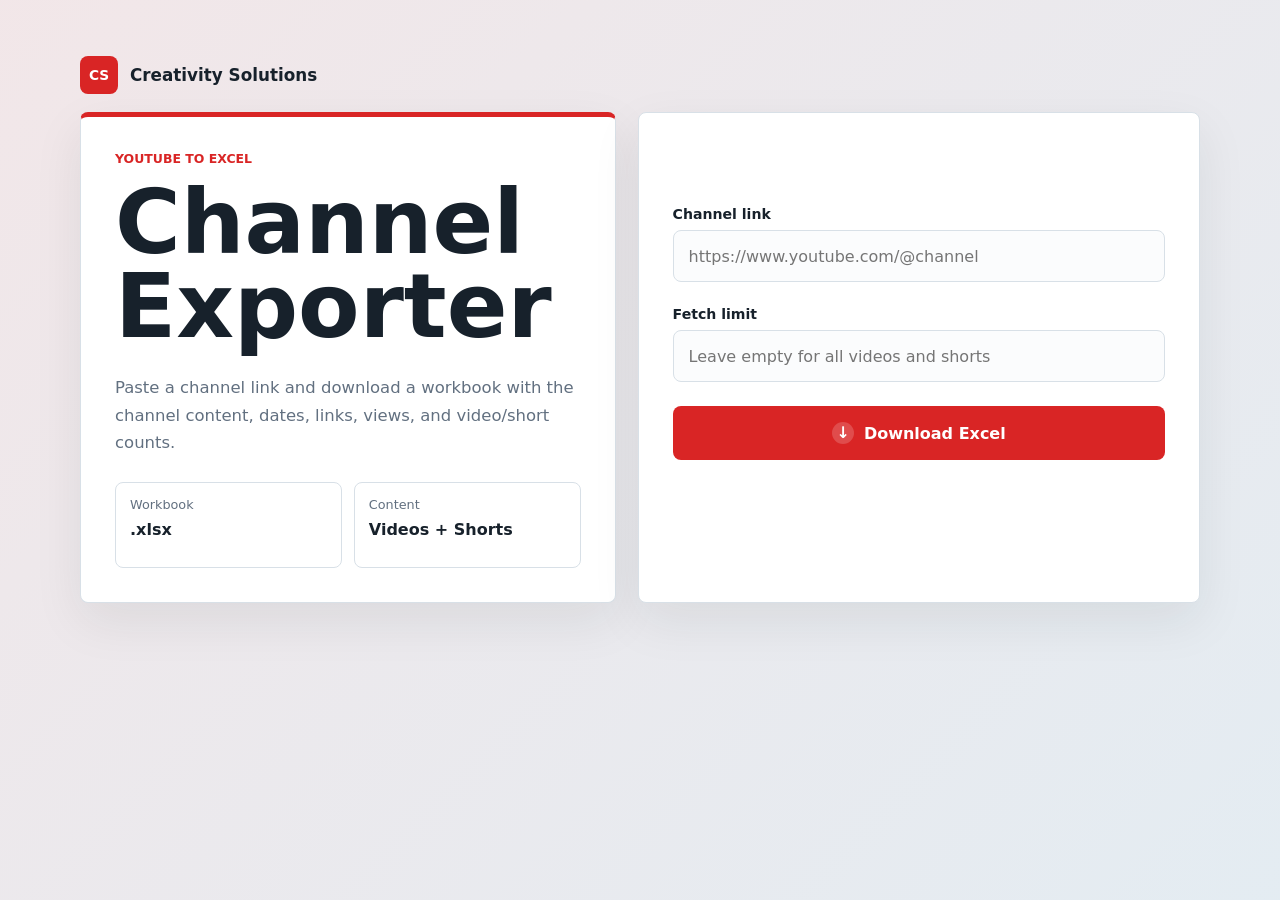
<file: tools/youtube/static/index.html>
<!doctype html>
<html lang="en">
  <head>
    <meta charset="utf-8">
    <meta name="viewport" content="width=device-width, initial-scale=1">
    <title>YouTube Channel Exporter</title>
    <link rel="stylesheet" href="styles.css">
  </head>
  <body>
    <main class="shell">
      <a class="site-brand" href="/" aria-label="Back to Creativity Solutions home">
        <span class="brand-mark">CS</span>
        <span>Creativity Solutions</span>
      </a>
      <section class="workspace" aria-label="YouTube channel exporter">
        <div class="panel intro">
          <p class="eyebrow">YouTube to Excel</p>
          <h1>Channel Exporter</h1>
          <p class="summary">Paste a channel link and download a workbook with the channel content, dates, links, views, and video/short counts.</p>
          <div class="stats-grid">
            <div>
              <span>Workbook</span>
              <strong>.xlsx</strong>
            </div>
            <div>
              <span>Content</span>
              <strong>Videos + Shorts</strong>
            </div>
          </div>
        </div>

        <form id="exportForm" class="panel form-panel">
          <label>
            <span>Channel link</span>
            <input id="channelUrl" name="channelUrl" type="url" placeholder="https://www.youtube.com/@channel" required>
          </label>

          <section id="channelPreview" class="channel-preview" hidden>
            <div class="avatar-wrap">
              <img id="channelAvatar" alt="" class="channel-avatar">
            </div>
            <div class="channel-copy">
              <strong id="channelTitle">Channel</strong>
              <span id="channelHandle"></span>
              <p id="channelDescription"></p>
            </div>
          </section>

          <label>
            <span>Fetch limit</span>
            <input id="limit" name="limit" type="number" min="1" step="1" placeholder="Leave empty for all videos and shorts">
          </label>

          <button id="submitButton" type="submit">
            <span class="button-icon" aria-hidden="true">&darr;</span>
            <span>Download Excel</span>
          </button>

          <section id="progressPanel" class="progress-panel" hidden>
            <div class="progress-head">
              <span id="progressLabel">Preparing</span>
              <strong id="progressPercent">0%</strong>
            </div>
            <div class="progress-track" aria-hidden="true">
              <div id="progressFill" class="progress-fill"></div>
            </div>
          </section>

          <p id="status" class="status" role="status" aria-live="polite"></p>
        </form>
      </section>
    </main>
    <script src="app.js"></script>
  </body>
</html>
</file>
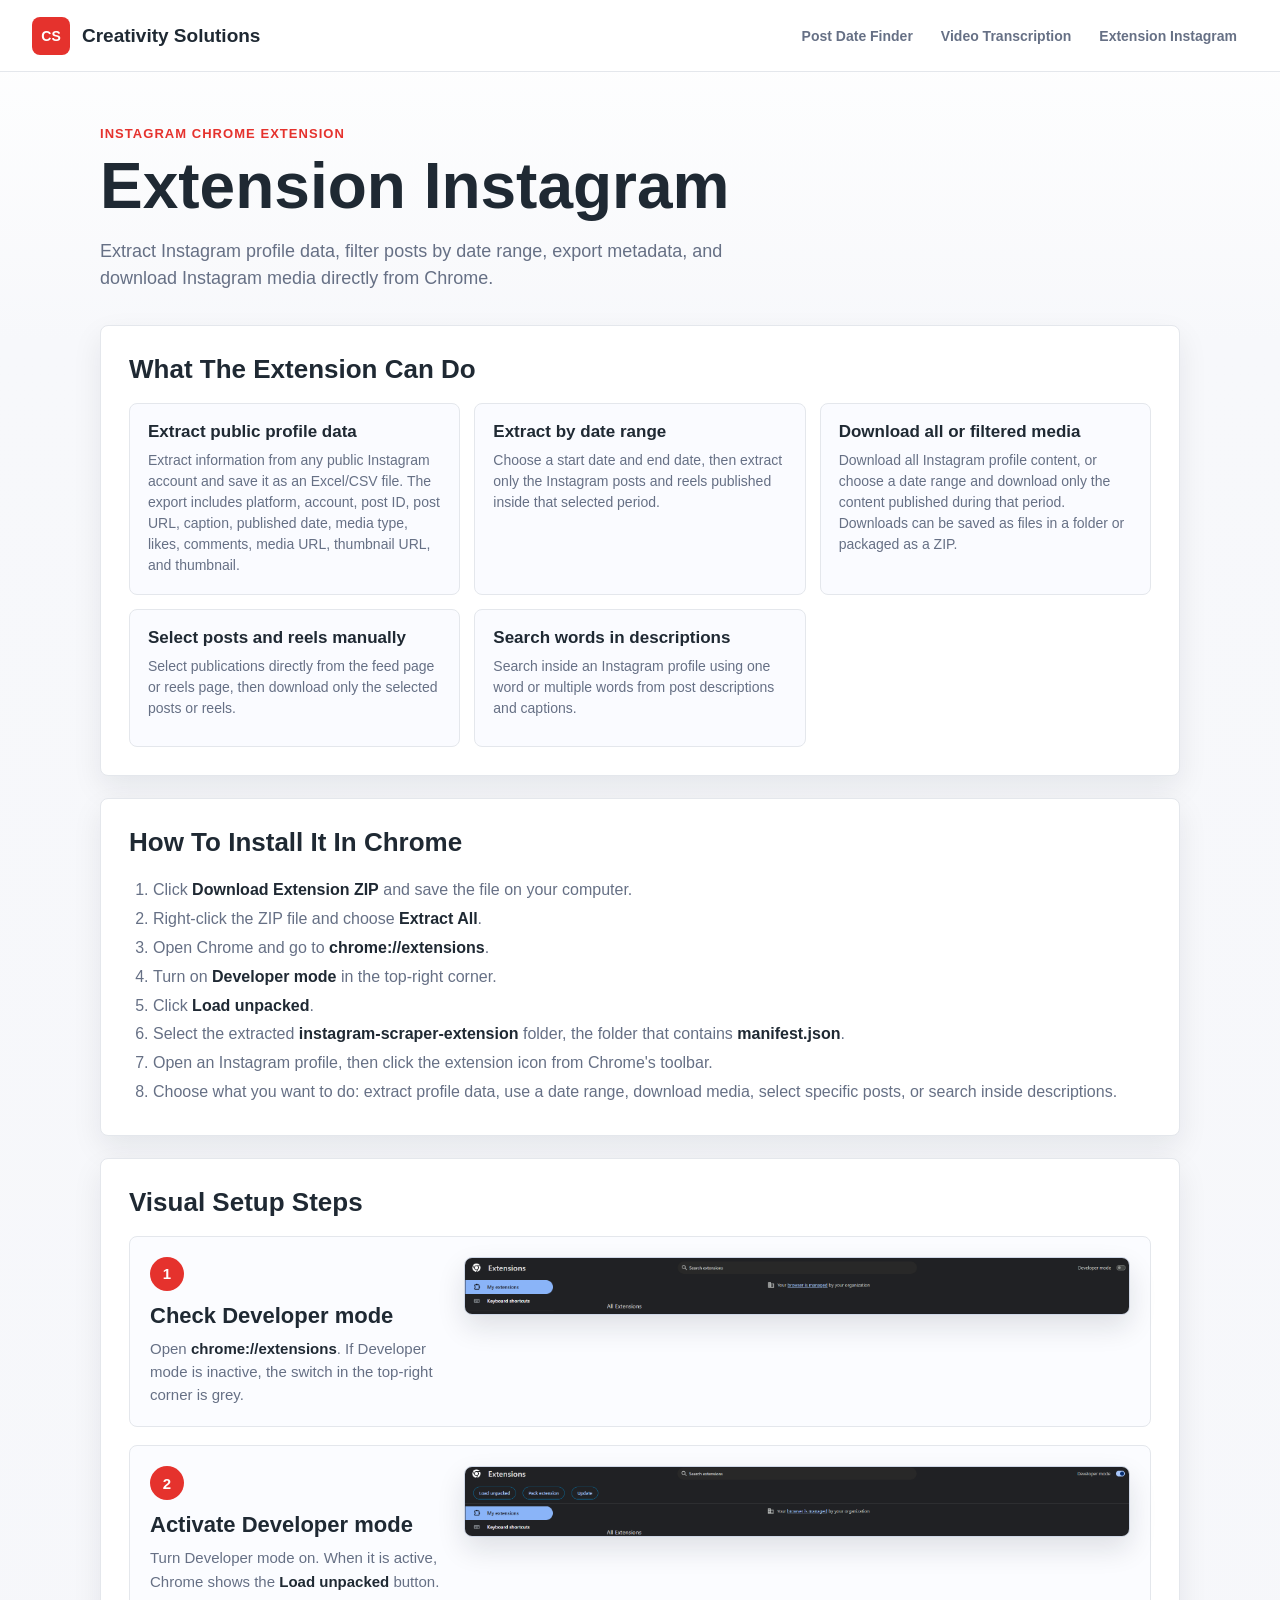
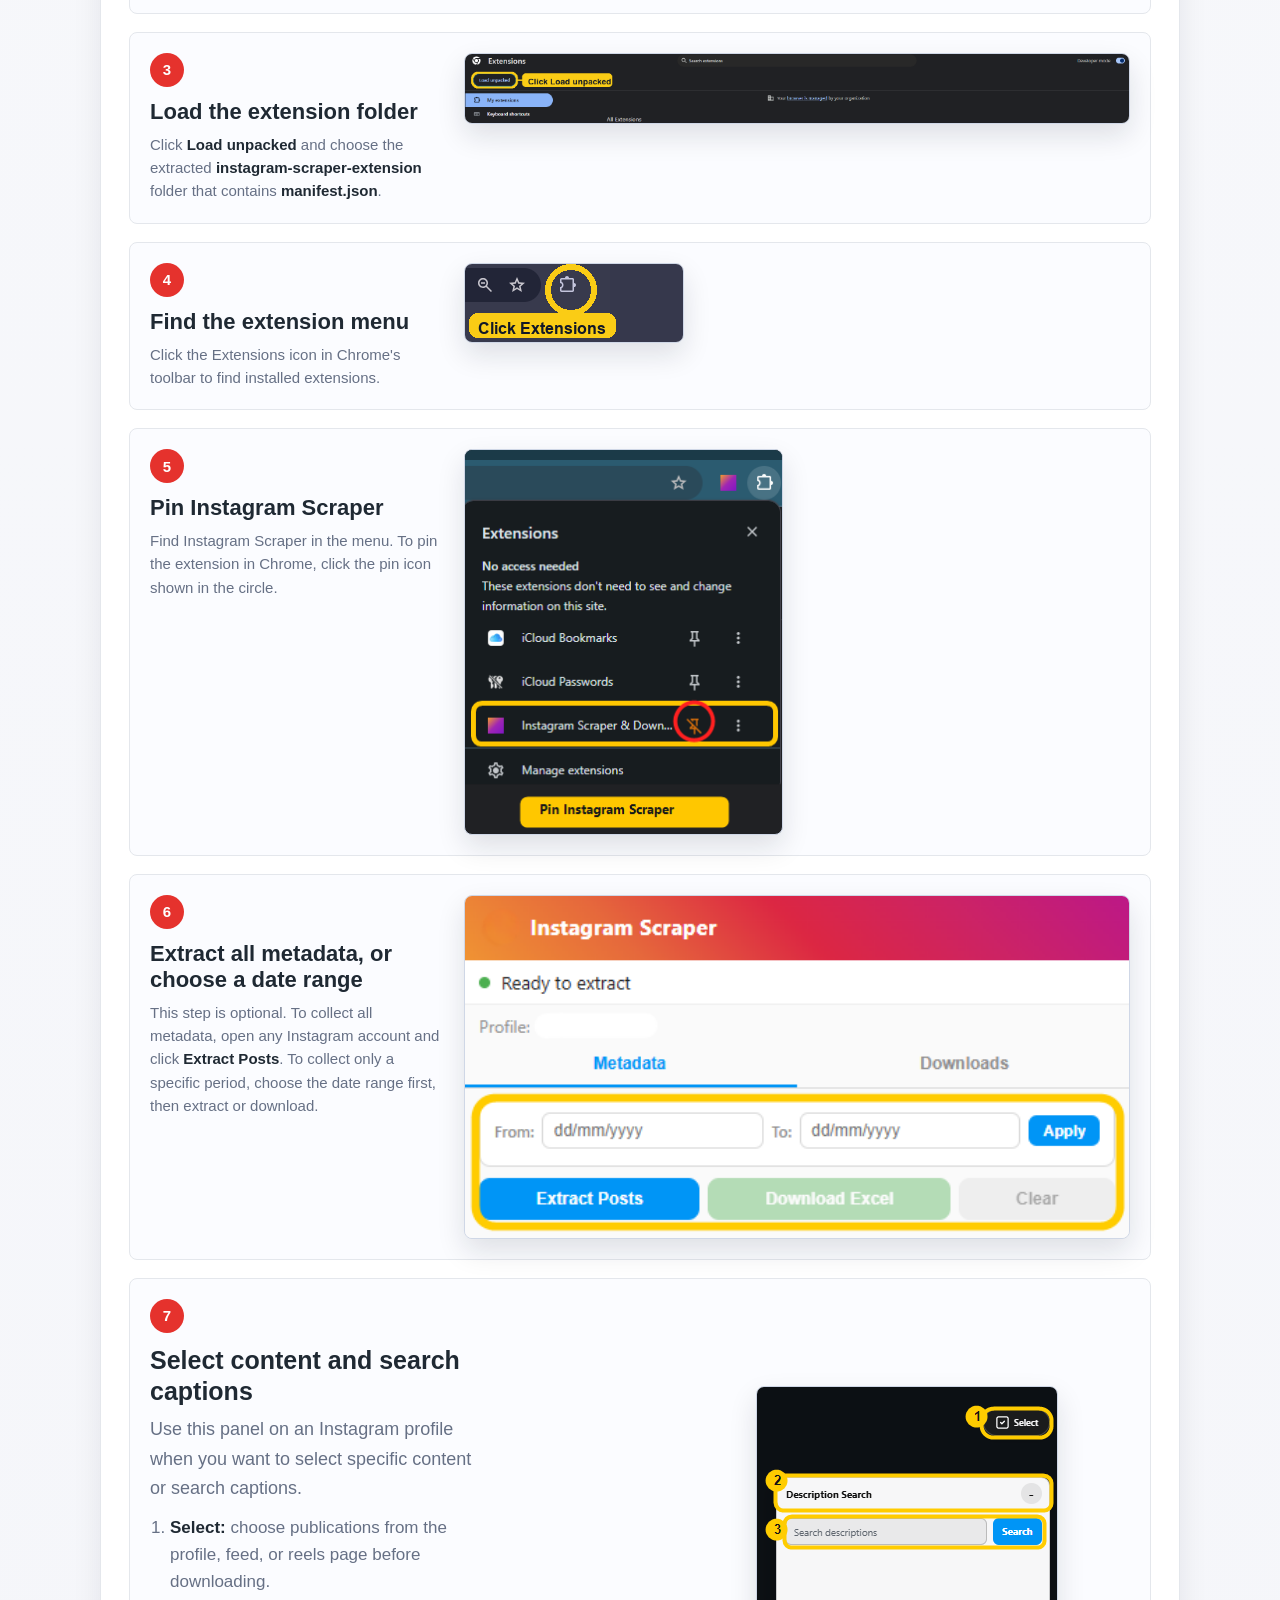
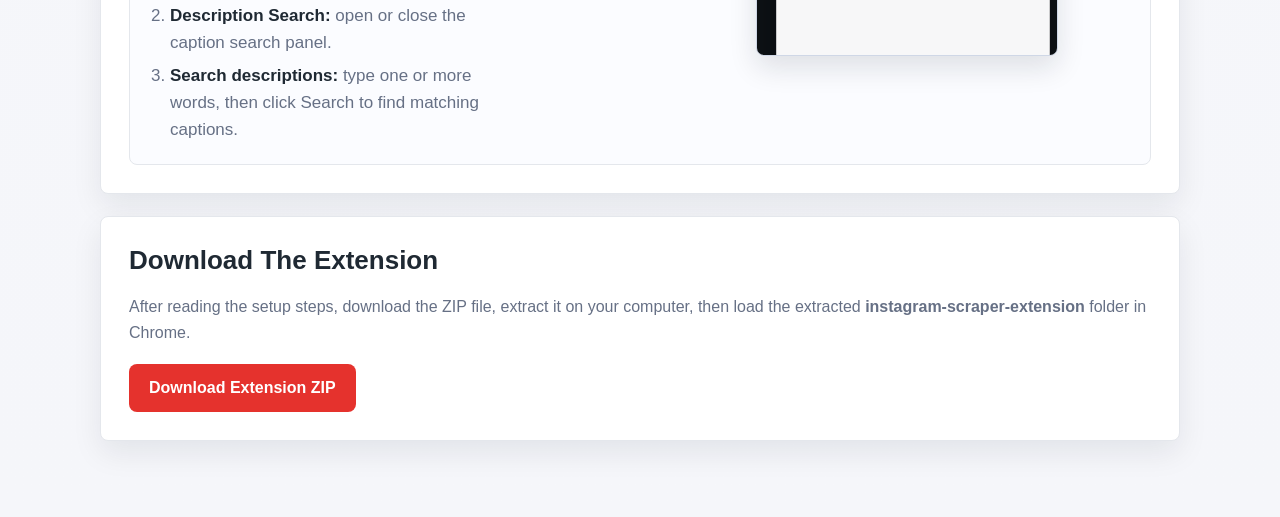
<file: templates/instagram_extension.html>
<!doctype html>
<html lang="en">
<head>
  <meta charset="utf-8">
  <meta name="viewport" content="width=device-width, initial-scale=1">
  <title>Extension Instagram</title>
  <link rel="stylesheet" href="/static/site.css?v=step7-layout-2">
</head>
<body>
  <header class="site-header">
    <a class="brand" href="/">
      <span class="brand-mark">CS</span>
      <span>Creativity Solutions</span>
    </a>
    <nav class="top-nav" aria-label="Tools">
      <a href="/tools/instagram-date/">Post Date Finder</a>
      <a href="/tools/video-transcription/">Video Transcription</a>
      <a href="/tools/instagram-extension/">Extension Instagram</a>
    </nav>
  </header>

  <main class="extension-shell">
    <section class="extension-hero">
      <p class="eyebrow">Instagram Chrome Extension</p>
      <h1>Extension Instagram</h1>
      <p>Extract Instagram profile data, filter posts by date range, export metadata, and download Instagram media directly from Chrome.</p>
    </section>

    <section class="extension-section">
      <h2>What The Extension Can Do</h2>
      <div class="feature-grid">
        <article>
          <strong>Extract public profile data</strong>
          <span>Extract information from any public Instagram account and save it as an Excel/CSV file. The export includes platform, account, post ID, post URL, caption, published date, media type, likes, comments, media URL, thumbnail URL, and thumbnail.</span>
        </article>
        <article>
          <strong>Extract by date range</strong>
          <span>Choose a start date and end date, then extract only the Instagram posts and reels published inside that selected period.</span>
        </article>
        <article>
          <strong>Download all or filtered media</strong>
          <span>Download all Instagram profile content, or choose a date range and download only the content published during that period. Downloads can be saved as files in a folder or packaged as a ZIP.</span>
        </article>
        <article>
          <strong>Select posts and reels manually</strong>
          <span>Select publications directly from the feed page or reels page, then download only the selected posts or reels.</span>
        </article>
        <article>
          <strong>Search words in descriptions</strong>
          <span>Search inside an Instagram profile using one word or multiple words from post descriptions and captions.</span>
        </article>
      </div>
    </section>

    <section class="extension-section">
      <h2>How To Install It In Chrome</h2>
      <ol class="setup-list">
        <li>Click <strong>Download Extension ZIP</strong> and save the file on your computer.</li>
        <li>Right-click the ZIP file and choose <strong>Extract All</strong>.</li>
        <li>Open Chrome and go to <strong>chrome://extensions</strong>.</li>
        <li>Turn on <strong>Developer mode</strong> in the top-right corner.</li>
        <li>Click <strong>Load unpacked</strong>.</li>
        <li>Select the extracted <strong>instagram-scraper-extension</strong> folder, the folder that contains <strong>manifest.json</strong>.</li>
        <li>Open an Instagram profile, then click the extension icon from Chrome's toolbar.</li>
        <li>Choose what you want to do: extract profile data, use a date range, download media, select specific posts, or search inside descriptions.</li>
      </ol>
    </section>

    <section class="extension-section">
      <h2>Visual Setup Steps</h2>
      <div class="setup-flow">
        <article class="setup-step">
          <div class="step-copy">
            <span class="step-number">1</span>
            <h3>Check Developer mode</h3>
            <p>Open <strong>chrome://extensions</strong>. If Developer mode is inactive, the switch in the top-right corner is grey.</p>
          </div>
          <img class="real-screenshot" src="/static/images/extension/developer-mode-off.png" alt="Chrome Extensions page with Developer mode inactive">
        </article>

        <article class="setup-step">
          <div class="step-copy">
            <span class="step-number">2</span>
            <h3>Activate Developer mode</h3>
            <p>Turn Developer mode on. When it is active, Chrome shows the <strong>Load unpacked</strong> button.</p>
          </div>
          <img class="real-screenshot" src="/static/images/extension/developer-mode-on.png" alt="Chrome Extensions page with Developer mode active and Load unpacked visible">
        </article>

        <article class="setup-step">
          <div class="step-copy">
            <span class="step-number">3</span>
            <h3>Load the extension folder</h3>
            <p>Click <strong>Load unpacked</strong> and choose the extracted <strong>instagram-scraper-extension</strong> folder that contains <strong>manifest.json</strong>.</p>
          </div>
          <img class="real-screenshot" src="/static/images/extension/load-unpacked-highlight.png" alt="Chrome Extensions page with the Load unpacked button highlighted">
        </article>

        <article class="setup-step setup-step-split">
          <div class="step-copy">
            <span class="step-number">4</span>
            <h3>Find the extension menu</h3>
            <p>Click the Extensions icon in Chrome's toolbar to find installed extensions.</p>
          </div>
          <img class="real-screenshot compact-shot" src="/static/images/extension/find-extension-icon.png" alt="Chrome toolbar with the Extensions icon highlighted">
        </article>

        <article class="setup-step setup-step-split">
          <div class="step-copy">
            <span class="step-number">5</span>
            <h3>Pin Instagram Scraper</h3>
            <p>Find Instagram Scraper in the menu. To pin the extension in Chrome, click the pin icon shown in the circle.</p>
          </div>
          <img class="real-screenshot menu-shot pin-shot" src="/static/images/extension/pin-extension-highlight.png?v=pin-step-exact" width="319" height="386" style="width:319px;max-width:100%;height:auto;" alt="Chrome Extensions menu with Instagram Scraper highlighted and pin icon circled">
        </article>

        <article class="setup-step">
          <div class="step-copy">
            <span class="step-number">6</span>
            <h3>Extract all metadata, or choose a date range</h3>
            <p>This step is optional. To collect all metadata, open any Instagram account and click <strong>Extract Posts</strong>. To collect only a specific period, choose the date range first, then extract or download.</p>
          </div>
          <img class="real-screenshot" src="/static/images/extension/extension-popup-date-range.png" alt="Instagram Scraper popup with date range fields and action buttons highlighted">
        </article>

        <article class="setup-step setup-step-split setup-step-search">
          <div class="step-copy">
            <span class="step-number">7</span>
            <h3>Select content and search captions</h3>
            <p>Use this panel on an Instagram profile when you want to select specific content or search captions.</p>
            <ol class="step-points">
              <li><strong>Select:</strong> choose publications from the profile, feed, or reels page before downloading.</li>
              <li><strong>Description Search:</strong> open or close the caption search panel.</li>
              <li><strong>Search descriptions:</strong> type one or more words, then click Search to find matching captions.</li>
            </ol>
          </div>
          <img class="real-screenshot menu-shot step7-shot" src="/static/images/extension/instagram-profile-select-search.png" alt="Instagram profile with Select button and Description Search area highlighted">
        </article>
      </div>
    </section>

    <section class="extension-section final-download">
      <h2>Download The Extension</h2>
      <p>After reading the setup steps, download the ZIP file, extract it on your computer, then load the extracted <strong>instagram-scraper-extension</strong> folder in Chrome.</p>
      <a class="download-button" href="/downloads/instagram-scraper-extension.zip" download="instagram-scraper-extension.zip" type="application/zip">
        Download Extension ZIP
      </a>
    </section>
  </main>
</body>
</html>
</file>
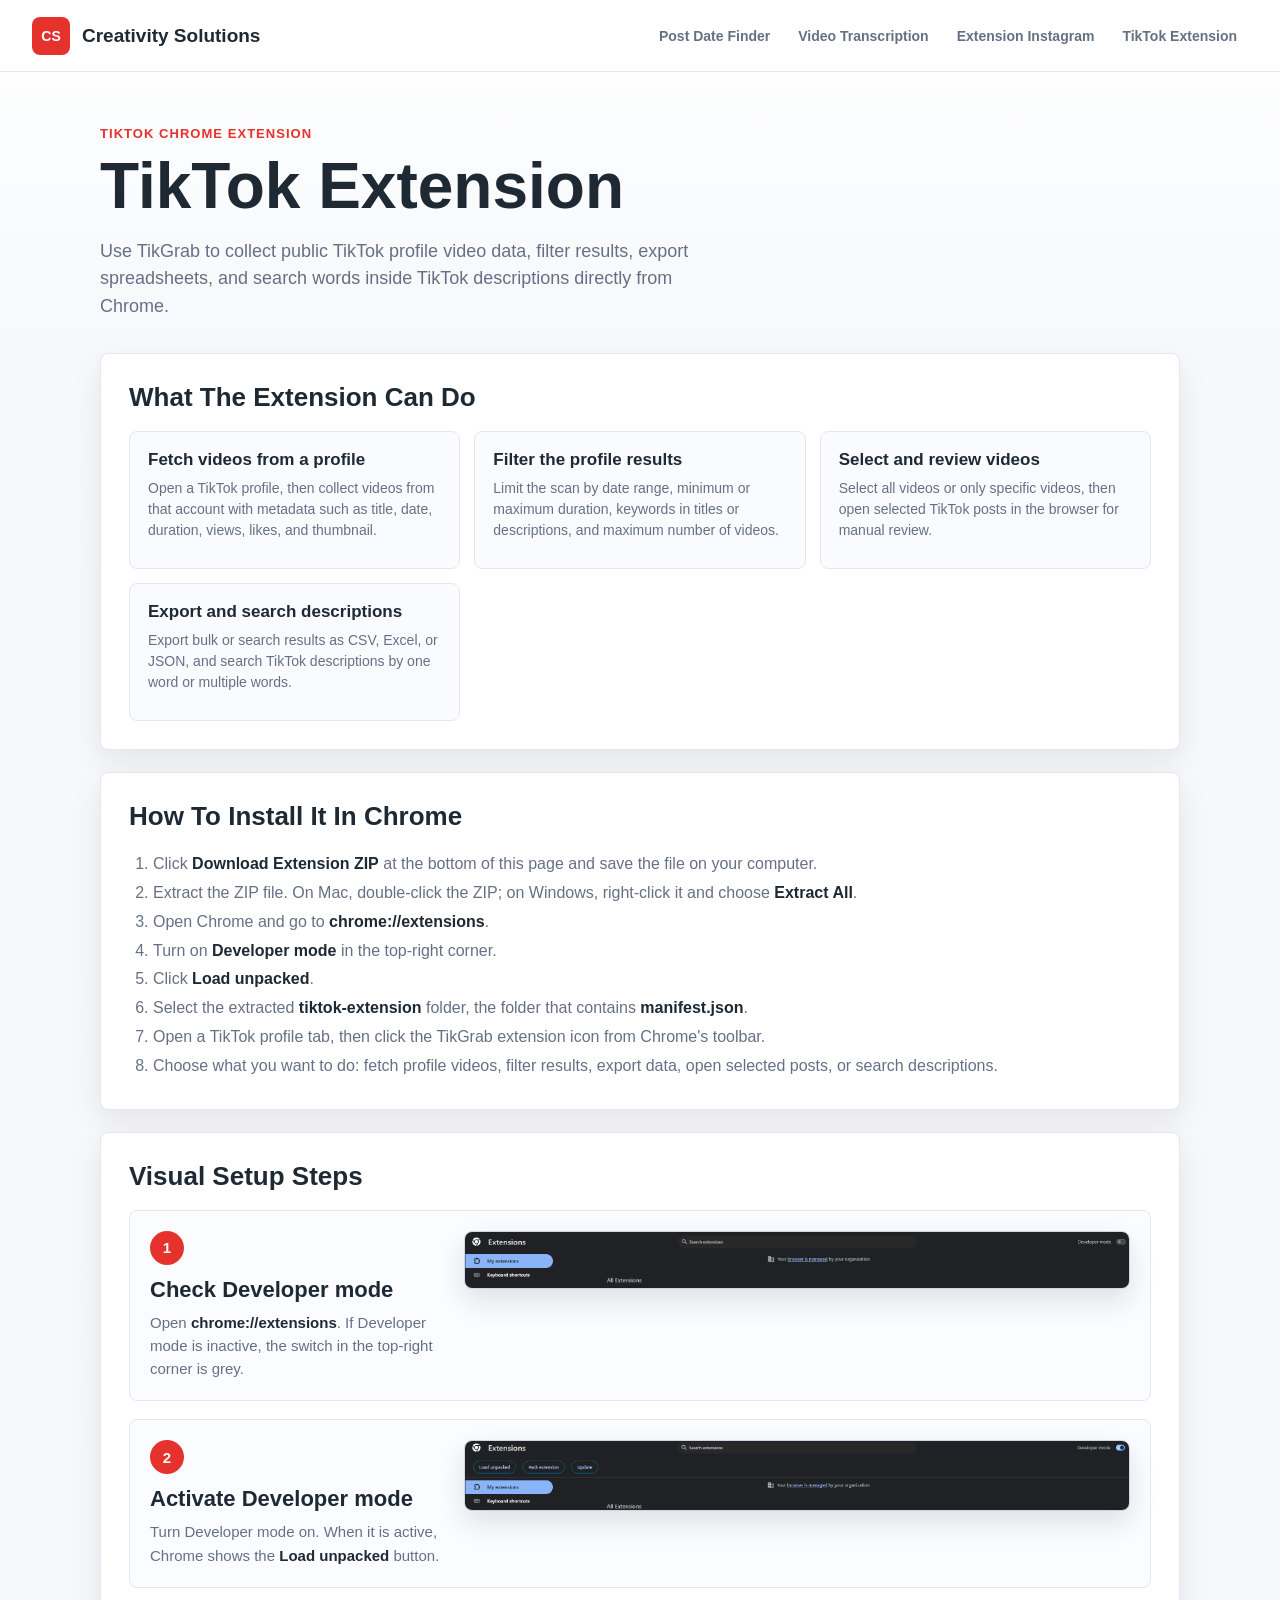
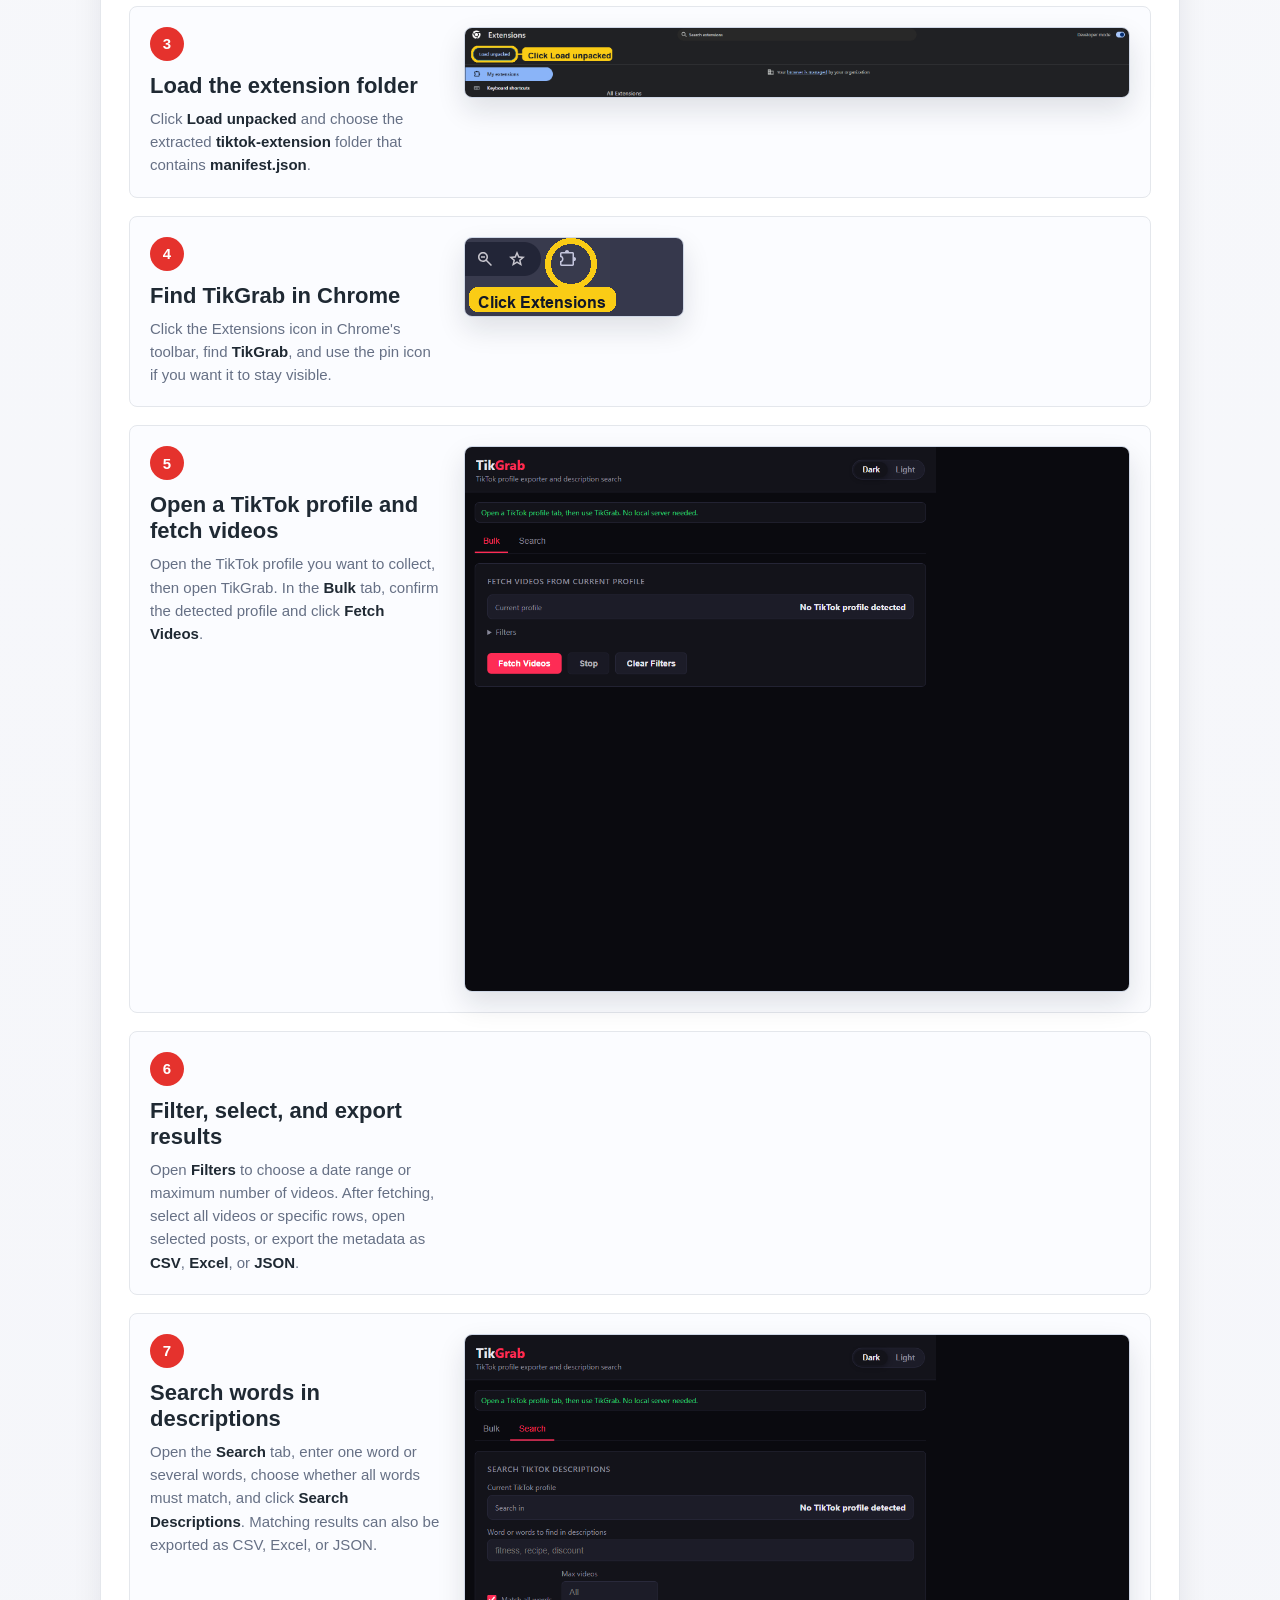
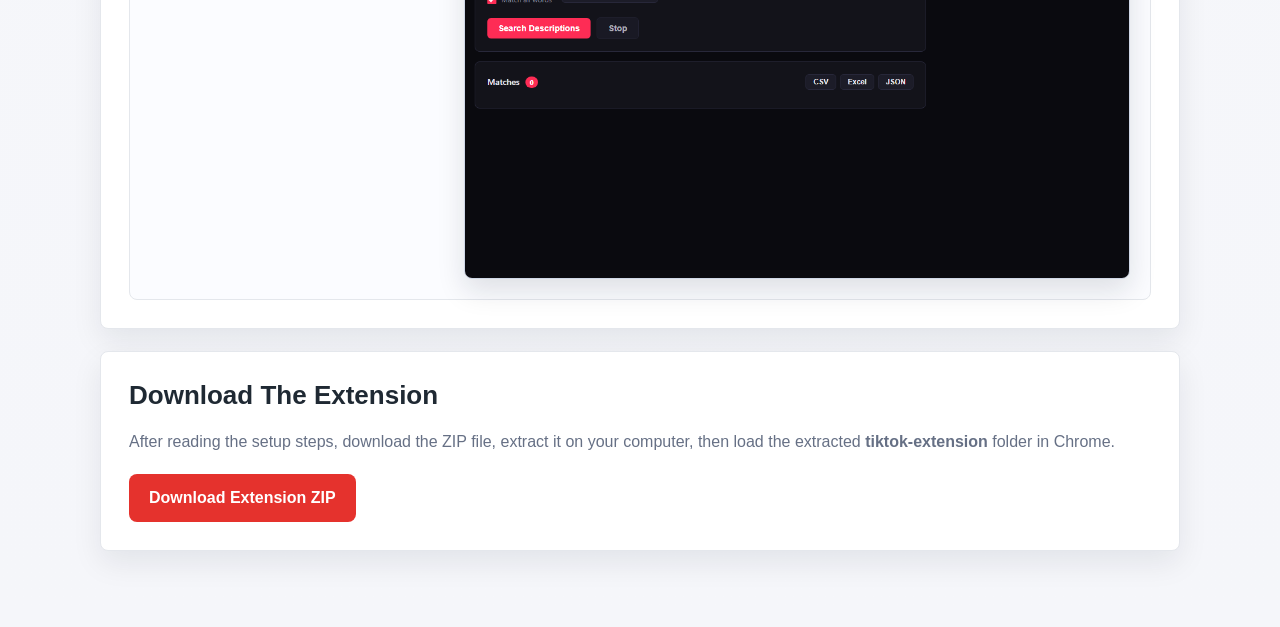
<file: templates/tiktok_extension.html>
<!doctype html>
<html lang="en">
<head>
  <meta charset="utf-8">
  <meta name="viewport" content="width=device-width, initial-scale=1">
  <title>TikTok Extension</title>
  <link rel="stylesheet" href="/static/site.css?v=tiktok-extension-2">
</head>
<body>
  <header class="site-header">
    <a class="brand" href="/">
      <span class="brand-mark">CS</span>
      <span>Creativity Solutions</span>
    </a>
    <nav class="top-nav" aria-label="Tools">
      <a href="/tools/instagram-date/">Post Date Finder</a>
      <a href="/tools/video-transcription/">Video Transcription</a>
      <a href="/tools/instagram-extension/">Extension Instagram</a>
      <a href="/tools/tiktok-extension/">TikTok Extension</a>
    </nav>
  </header>

  <main class="extension-shell">
    <section class="extension-hero">
      <p class="eyebrow">TikTok Chrome Extension</p>
      <h1>TikTok Extension</h1>
      <p>Use TikGrab to collect public TikTok profile video data, filter results, export spreadsheets, and search words inside TikTok descriptions directly from Chrome.</p>
    </section>

    <section class="extension-section">
      <h2>What The Extension Can Do</h2>
      <div class="feature-grid">
        <article>
          <strong>Fetch videos from a profile</strong>
          <span>Open a TikTok profile, then collect videos from that account with metadata such as title, date, duration, views, likes, and thumbnail.</span>
        </article>
        <article>
          <strong>Filter the profile results</strong>
          <span>Limit the scan by date range, minimum or maximum duration, keywords in titles or descriptions, and maximum number of videos.</span>
        </article>
        <article>
          <strong>Select and review videos</strong>
          <span>Select all videos or only specific videos, then open selected TikTok posts in the browser for manual review.</span>
        </article>
        <article>
          <strong>Export and search descriptions</strong>
          <span>Export bulk or search results as CSV, Excel, or JSON, and search TikTok descriptions by one word or multiple words.</span>
        </article>
      </div>
    </section>

    <section class="extension-section">
      <h2>How To Install It In Chrome</h2>
      <ol class="setup-list">
        <li>Click <strong>Download Extension ZIP</strong> at the bottom of this page and save the file on your computer.</li>
        <li>Extract the ZIP file. On Mac, double-click the ZIP; on Windows, right-click it and choose <strong>Extract All</strong>.</li>
        <li>Open Chrome and go to <strong>chrome://extensions</strong>.</li>
        <li>Turn on <strong>Developer mode</strong> in the top-right corner.</li>
        <li>Click <strong>Load unpacked</strong>.</li>
        <li>Select the extracted <strong>tiktok-extension</strong> folder, the folder that contains <strong>manifest.json</strong>.</li>
        <li>Open a TikTok profile tab, then click the TikGrab extension icon from Chrome's toolbar.</li>
        <li>Choose what you want to do: fetch profile videos, filter results, export data, open selected posts, or search descriptions.</li>
      </ol>
    </section>

    <section class="extension-section">
      <h2>Visual Setup Steps</h2>
      <div class="setup-flow">
        <article class="setup-step">
          <div class="step-copy">
            <span class="step-number">1</span>
            <h3>Check Developer mode</h3>
            <p>Open <strong>chrome://extensions</strong>. If Developer mode is inactive, the switch in the top-right corner is grey.</p>
          </div>
          <img class="real-screenshot" src="/static/images/extension/developer-mode-off.png" alt="Chrome Extensions page with Developer mode disabled">
        </article>

        <article class="setup-step">
          <div class="step-copy">
            <span class="step-number">2</span>
            <h3>Activate Developer mode</h3>
            <p>Turn Developer mode on. When it is active, Chrome shows the <strong>Load unpacked</strong> button.</p>
          </div>
          <img class="real-screenshot" src="/static/images/extension/developer-mode-on.png" alt="Chrome Extensions page with Developer mode enabled">
        </article>

        <article class="setup-step">
          <div class="step-copy">
            <span class="step-number">3</span>
            <h3>Load the extension folder</h3>
            <p>Click <strong>Load unpacked</strong> and choose the extracted <strong>tiktok-extension</strong> folder that contains <strong>manifest.json</strong>.</p>
          </div>
          <img class="real-screenshot" src="/static/images/extension/load-unpacked-highlight.png" alt="Chrome Extensions page with Load unpacked highlighted">
        </article>

        <article class="setup-step setup-step-split">
          <div class="step-copy">
            <span class="step-number">4</span>
            <h3>Find TikGrab in Chrome</h3>
            <p>Click the Extensions icon in Chrome's toolbar, find <strong>TikGrab</strong>, and use the pin icon if you want it to stay visible.</p>
          </div>
          <img class="real-screenshot compact-shot" src="/static/images/extension/find-extension-icon.png" alt="Chrome toolbar with the Extensions icon highlighted">
        </article>

        <article class="setup-step">
          <div class="step-copy">
            <span class="step-number">5</span>
            <h3>Open a TikTok profile and fetch videos</h3>
            <p>Open the TikTok profile you want to collect, then open TikGrab. In the <strong>Bulk</strong> tab, confirm the detected profile and click <strong>Fetch Videos</strong>.</p>
          </div>
          <img class="real-screenshot" src="/static/images/extension/tikgrab-bulk.png?v=1" alt="TikGrab Bulk tab with profile detection and Fetch Videos controls">
        </article>

        <article class="setup-step">
          <div class="step-copy">
            <span class="step-number">6</span>
            <h3>Filter, select, and export results</h3>
            <p>Open <strong>Filters</strong> to choose a date range or maximum number of videos. After fetching, select all videos or specific rows, open selected posts, or export the metadata as <strong>CSV</strong>, <strong>Excel</strong>, or <strong>JSON</strong>.</p>
          </div>
        </article>

        <article class="setup-step">
          <div class="step-copy">
            <span class="step-number">7</span>
            <h3>Search words in descriptions</h3>
            <p>Open the <strong>Search</strong> tab, enter one word or several words, choose whether all words must match, and click <strong>Search Descriptions</strong>. Matching results can also be exported as CSV, Excel, or JSON.</p>
          </div>
          <img class="real-screenshot" src="/static/images/extension/tikgrab-search.png?v=1" alt="TikGrab Search tab with description search and export controls">
        </article>
      </div>
    </section>

    <section class="extension-section final-download">
      <h2>Download The Extension</h2>
      <p>After reading the setup steps, download the ZIP file, extract it on your computer, then load the extracted <strong>tiktok-extension</strong> folder in Chrome.</p>
      <a class="download-button" href="/downloads/tiktok-extension.zip" download="tiktok-extension.zip" type="application/zip">
        Download Extension ZIP
      </a>
    </section>
  </main>
</body>
</html>
</file>
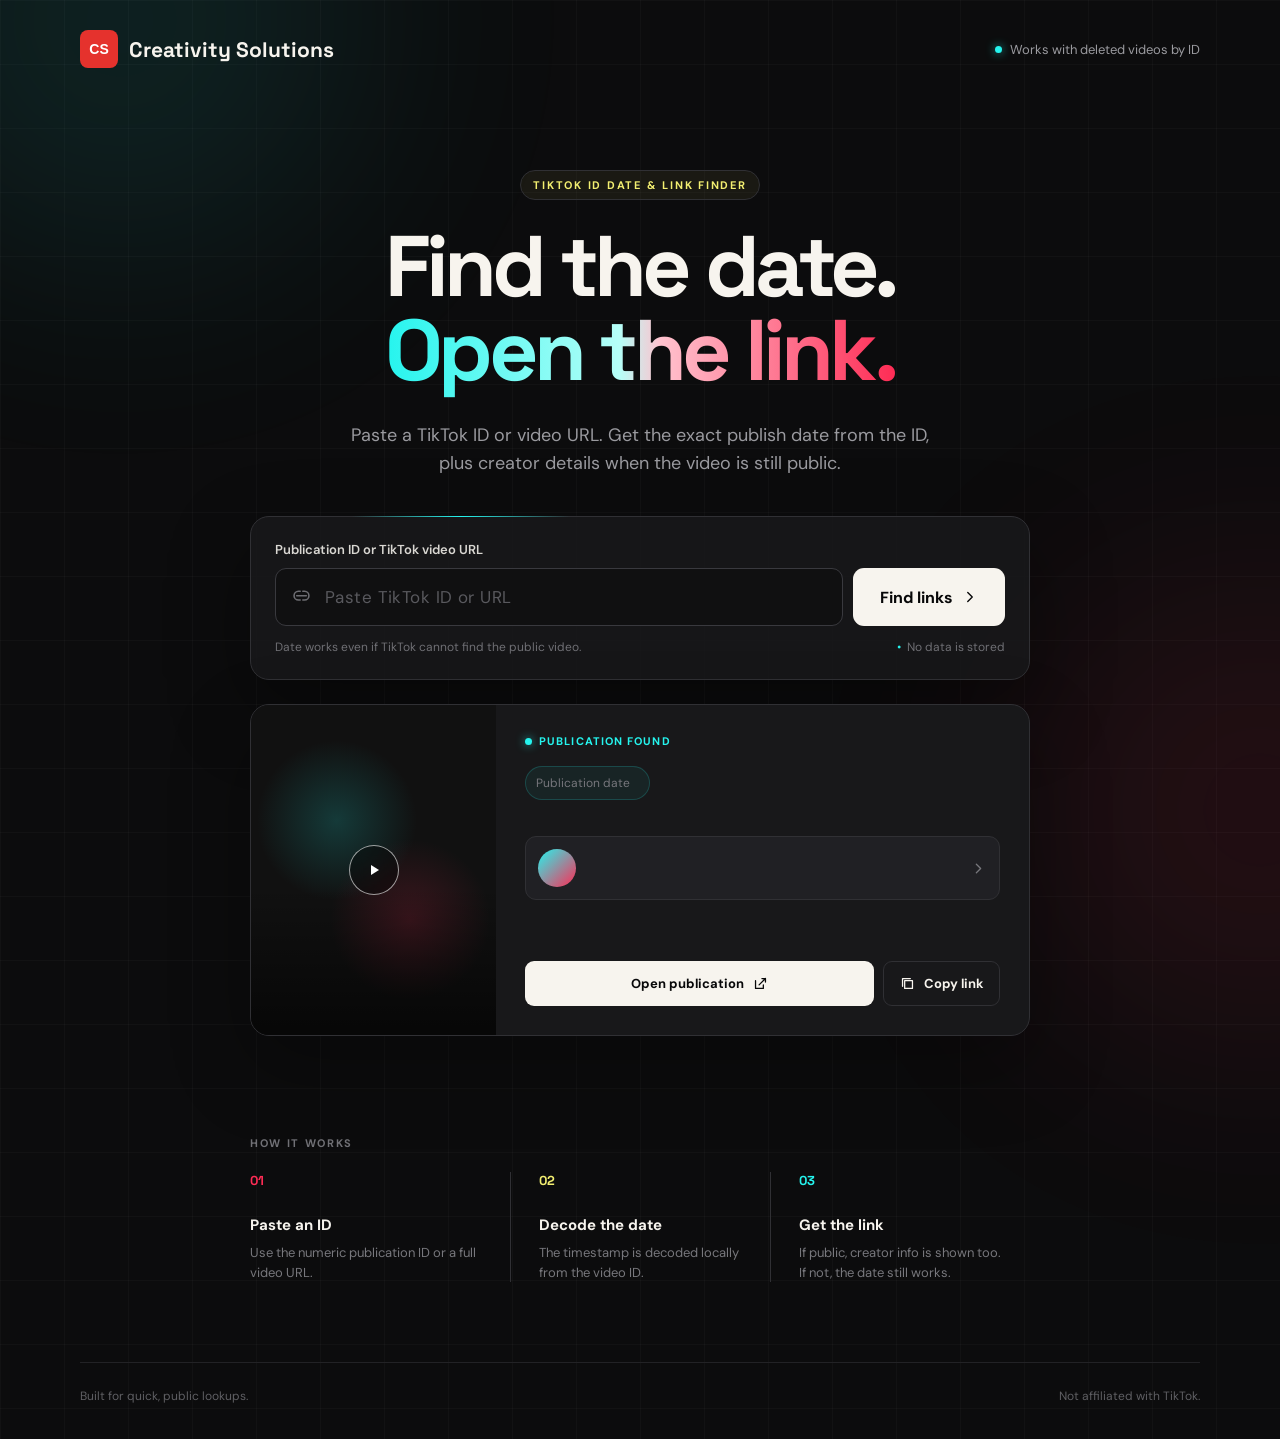
<file: templates/tiktok_id_link.html>
<!doctype html>
<html lang="en">
<head>
  <meta charset="utf-8">
  <meta name="viewport" content="width=device-width, initial-scale=1">
  <meta name="description" content="Turn a TikTok ID into a publish date, video link, and creator info when public.">
  <title>TikLink - TikTok ID Date & Link Finder</title>
  <link rel="preconnect" href="https://fonts.googleapis.com">
  <link rel="preconnect" href="https://fonts.gstatic.com" crossorigin>
  <link href="https://fonts.googleapis.com/css2?family=DM+Sans:wght@400;500;600;700&family=Space+Grotesk:wght@600;700&display=swap" rel="stylesheet">
  <link rel="stylesheet" href="/static/tiktok-id-link.css">
</head>
<body>
  <div class="ambient ambient-one"></div>
  <div class="ambient ambient-two"></div>

  <header class="site-header">
    <a class="brand" href="/" aria-label="Creativity Solutions home">
      <span class="brand-mark" aria-hidden="true">CS</span>
      <span>Creativity Solutions</span>
    </a>
    <span class="status"><i></i> Works with deleted videos by ID</span>
  </header>

  <main>
    <section class="hero">
      <div class="eyebrow">TikTok ID date & link finder</div>
      <h1>Find the date.<br><span>Open the link.</span></h1>
      <p class="intro">Paste a TikTok ID or video URL. Get the exact publish date from the ID, plus creator details when the video is still public.</p>

      <form id="lookup-form" class="search-card">
        <label for="video-id">Publication ID or TikTok video URL</label>
        <div class="input-row">
          <div class="input-wrap">
            <svg aria-hidden="true" viewBox="0 0 24 24">
              <path d="M10.5 5.5h-2a5 5 0 0 0 0 10h2m3-10h2a5 5 0 0 1 0 10h-2m-7-5h11"/>
            </svg>
            <input id="video-id" name="video-id" inputmode="numeric" autocomplete="off" placeholder="Paste TikTok ID or URL" required>
          </div>
          <button type="submit">
            <span>Find links</span>
            <svg aria-hidden="true" viewBox="0 0 24 24"><path d="m9 18 6-6-6-6"/></svg>
          </button>
        </div>
        <div class="form-meta">
          <span>Date works even if TikTok cannot find the public video.</span>
          <span class="privacy">No data is stored</span>
        </div>
      </form>
    </section>

    <section id="result" class="result-card" hidden aria-live="polite">
      <div class="result-media">
        <img id="thumbnail" alt="">
        <div class="play-icon" aria-hidden="true">
          <svg viewBox="0 0 24 24"><path d="m9 7 8 5-8 5z"/></svg>
        </div>
      </div>
      <div class="result-content">
        <div class="result-topline">
          <span id="found-badge" class="found-badge"><i></i> Publication found</span>
          <span id="result-id" class="result-id"></span>
        </div>
        <div class="publish-date">
          <span>Publication date</span>
          <strong id="published-at"></strong>
        </div>
        <h2 id="video-title"></h2>
        <a id="creator-link" class="creator" target="_blank" rel="noopener">
          <span id="avatar" class="avatar"></span>
          <span>
            <strong id="author-name"></strong>
            <small id="username"></small>
          </span>
          <svg aria-hidden="true" viewBox="0 0 24 24"><path d="m9 18 6-6-6-6"/></svg>
        </a>
        <div class="actions">
          <a id="video-link" class="primary-link" target="_blank" rel="noopener">
            Open publication
            <svg aria-hidden="true" viewBox="0 0 24 24"><path d="M14 5h5v5m0-5-9 9M5 8v11h11v-5"/></svg>
          </a>
          <button id="copy-link" class="copy-button" type="button">
            <svg aria-hidden="true" viewBox="0 0 24 24"><path d="M8 8h11v11H8zM5 16V5h11"/></svg>
            <span>Copy link</span>
          </button>
        </div>
      </div>
    </section>

    <div id="error" class="error-message" hidden role="alert"></div>

    <section class="how-it-works">
      <p>How it works</p>
      <ol>
        <li><span>01</span><strong>Paste an ID</strong><small>Use the numeric publication ID or a full video URL.</small></li>
        <li><span>02</span><strong>Decode the date</strong><small>The timestamp is decoded locally from the video ID.</small></li>
        <li><span>03</span><strong>Get the link</strong><small>If public, creator info is shown too. If not, the date still works.</small></li>
      </ol>
    </section>
  </main>

  <footer>
    <span>Built for quick, public lookups.</span>
    <span>Not affiliated with TikTok.</span>
  </footer>

  <script src="/static/tiktok-id-link.js"></script>
</body>
</html>
</file>
<file: tools/youtube/static/styles.css>
:root {
  color-scheme: light;
  --ink: #17212b;
  --muted: #627080;
  --line: #d8e0e7;
  --panel: #ffffff;
  --page: #f4f7f9;
  --accent: #d92525;
  --accent-dark: #ad1c1c;
  --blue: #246b9f;
  --green: #1d7a5d;
}

* {
  box-sizing: border-box;
}

body {
  margin: 0;
  min-height: 100vh;
  font-family: Inter, ui-sans-serif, system-ui, -apple-system, BlinkMacSystemFont, "Segoe UI", sans-serif;
  color: var(--ink);
  background:
    linear-gradient(135deg, rgba(217, 37, 37, 0.08), rgba(36, 107, 159, 0.08)),
    var(--page);
}

.shell {
  width: min(1120px, calc(100% - 32px));
  margin: 0 auto;
  padding: 56px 0;
}

.site-brand {
  display: inline-flex;
  align-items: center;
  gap: 12px;
  margin: 0 0 18px;
  color: var(--ink);
  font-size: 1.05rem;
  font-weight: 900;
  text-decoration: none;
}

.brand-mark {
  width: 38px;
  height: 38px;
  display: inline-grid;
  place-items: center;
  border-radius: 8px;
  background: var(--accent);
  color: #fff;
  font-size: 0.86rem;
  letter-spacing: 0;
}

.site-brand:hover {
  color: var(--accent-dark);
}

.workspace {
  display: grid;
  grid-template-columns: 1fr 1.05fr;
  gap: 22px;
  align-items: stretch;
}

.panel {
  background: var(--panel);
  border: 1px solid var(--line);
  border-radius: 8px;
  box-shadow: 0 18px 50px rgba(23, 33, 43, 0.08);
}

.intro {
  padding: 34px;
  display: flex;
  flex-direction: column;
  justify-content: space-between;
  min-height: 460px;
  border-top: 5px solid var(--accent);
}

.eyebrow {
  margin: 0 0 14px;
  color: var(--accent);
  font-size: 0.78rem;
  font-weight: 800;
  letter-spacing: 0;
  text-transform: uppercase;
}

h1 {
  margin: 0;
  font-size: clamp(2.4rem, 7vw, 5.8rem);
  line-height: 0.94;
  letter-spacing: 0;
  max-width: 7ch;
}

.summary {
  margin: 26px 0;
  max-width: 42rem;
  color: var(--muted);
  font-size: 1.03rem;
  line-height: 1.65;
}

.stats-grid {
  display: grid;
  grid-template-columns: repeat(2, minmax(0, 1fr));
  gap: 12px;
}

.stats-grid div {
  border: 1px solid var(--line);
  border-radius: 8px;
  padding: 14px;
  min-height: 86px;
}

.stats-grid span {
  display: block;
  color: var(--muted);
  font-size: 0.8rem;
  margin-bottom: 8px;
}

.stats-grid strong {
  display: block;
  font-size: 1rem;
  line-height: 1.25;
}

.form-panel {
  padding: 34px;
  display: grid;
  gap: 24px;
  align-content: center;
}

label {
  display: grid;
  gap: 8px;
}

label span {
  font-size: 0.88rem;
  font-weight: 750;
}

input {
  width: 100%;
  min-height: 52px;
  border: 1px solid var(--line);
  border-radius: 8px;
  padding: 0 15px;
  color: var(--ink);
  background: #fbfcfd;
  font: inherit;
  outline: none;
}

input:focus {
  border-color: var(--blue);
  box-shadow: 0 0 0 4px rgba(36, 107, 159, 0.14);
}

button {
  min-height: 54px;
  border: 0;
  border-radius: 8px;
  display: inline-flex;
  align-items: center;
  justify-content: center;
  gap: 10px;
  color: #fff;
  background: var(--accent);
  font: inherit;
  font-weight: 800;
  cursor: pointer;
}

button:hover {
  background: var(--accent-dark);
}

button:disabled {
  cursor: wait;
  opacity: 0.72;
}

.button-icon {
  display: inline-grid;
  place-items: center;
  width: 22px;
  height: 22px;
  border-radius: 999px;
  background: rgba(255, 255, 255, 0.18);
  font-size: 1rem;
  line-height: 1;
}


.channel-preview {
  display: grid;
  grid-template-columns: 58px minmax(0, 1fr);
  gap: 14px;
  align-items: start;
  min-height: 92px;
  overflow: hidden;
  border: 1px solid var(--line);
  border-radius: 8px;
  padding: 14px;
  background: #fbfcfd;
}

.channel-preview[hidden],
.progress-panel[hidden] {
  display: none;
}

.avatar-wrap {
  width: 58px;
  height: 58px;
}

.channel-avatar {
  width: 58px;
  height: 58px;
  border-radius: 50%;
}

.channel-avatar {
  display: block;
  object-fit: cover;
  border: 1px solid var(--line);
}

.channel-avatar.is-empty {
  background: #eef2f6;
}

.channel-copy {
  min-width: 0;
  display: grid;
  gap: 4px;
  align-content: start;
}

.channel-copy strong,
.channel-copy span,
.channel-copy p {
  overflow: hidden;
  text-overflow: ellipsis;
}

.channel-copy strong {
  font-size: 1.08rem;
  white-space: nowrap;
}

.channel-copy span {
  color: var(--blue);
  font-size: 0.86rem;
  white-space: nowrap;
}

.channel-copy p {
  margin: 0;
  color: var(--muted);
  display: -webkit-box;
  -webkit-line-clamp: 2;
  -webkit-box-orient: vertical;
  line-height: 1.35;
}

.progress-panel {
  display: grid;
  gap: 9px;
}

.progress-head {
  display: flex;
  align-items: center;
  justify-content: space-between;
  gap: 12px;
  color: var(--muted);
  font-size: 0.9rem;
}

.progress-head strong {
  color: var(--ink);
}

.progress-track {
  height: 12px;
  overflow: hidden;
  border-radius: 999px;
  background: #e8edf2;
}

.progress-fill {
  width: 0%;
  height: 100%;
  border-radius: inherit;
  background: linear-gradient(90deg, var(--accent), var(--blue));
  transition: width 320ms ease;
}

.status {
  min-height: 24px;
  margin: 0;
  color: var(--muted);
  line-height: 1.45;
}

.status.error {
  color: var(--accent-dark);
}

.status.success {
  color: var(--green);
}

@media (max-width: 520px) {
  .channel-preview {
    grid-template-columns: 48px minmax(0, 1fr);
    min-height: 86px;
    padding: 12px;
  }

  .avatar-wrap,
  .channel-avatar {
    width: 48px;
    height: 48px;
  }
}

@media (max-width: 820px) {
  .shell {
    width: min(100% - 24px, 640px);
    padding: 24px 0;
  }

  .workspace {
    grid-template-columns: 1fr;
  }

  .intro {
    min-height: auto;
  }

  h1 {
    max-width: 8ch;
  }

  .stats-grid {
    grid-template-columns: 1fr;
  }
}
</file>
<file: static/site.css>
:root {
  --bg: #f5f6fa;
  --panel: #ffffff;
  --text: #1f2933;
  --muted: #667085;
  --border: #e4e7ec;
  --red: #e5322d;
  --red-dark: #c9211d;
  --pink: #e1306c;
  --blue: #2764d9;
  --ink: #111827;
  --green: #159947;
  --shadow: 0 12px 30px rgba(16, 24, 40, 0.08);
}

* {
  box-sizing: border-box;
}

html {
  min-width: 320px;
}

body {
  margin: 0;
  min-height: 100vh;
  background:
    linear-gradient(180deg, #ffffff 0, #f7f8fb 340px, var(--bg) 100%);
  color: var(--text);
  font-family: Inter, "Segoe UI", Arial, sans-serif;
}

.site-header {
  position: sticky;
  top: 0;
  z-index: 10;
  min-height: 72px;
  display: flex;
  align-items: center;
  justify-content: space-between;
  gap: 24px;
  padding: 0 32px;
  background: rgba(255, 255, 255, 0.94);
  border-bottom: 1px solid var(--border);
  backdrop-filter: blur(12px);
}

.brand,
.top-nav a,
.tool-card {
  text-decoration: none;
}

.brand {
  display: inline-flex;
  align-items: center;
  gap: 12px;
  color: var(--text);
  font-weight: 900;
  font-size: 19px;
  white-space: nowrap;
}

.brand-mark {
  width: 38px;
  height: 38px;
  display: inline-grid;
  place-items: center;
  border-radius: 8px;
  background: var(--red);
  color: #fff;
  font-size: 14px;
  letter-spacing: 0;
}

.top-nav {
  display: flex;
  align-items: center;
  justify-content: flex-end;
  gap: 6px;
  flex-wrap: wrap;
}

.top-nav a {
  min-height: 36px;
  display: inline-flex;
  align-items: center;
  padding: 0 11px;
  border-radius: 8px;
  color: var(--muted);
  font-size: 14px;
  font-weight: 800;
}

.top-nav a:hover {
  background: #fff1f0;
  color: var(--red-dark);
}

.home-shell {
  width: min(1180px, calc(100% - 32px));
  margin: 0 auto;
  padding: 54px 0 72px;
}

.hero {
  max-width: 760px;
  margin: 0 auto 34px;
  text-align: center;
}

.eyebrow {
  margin: 0 0 12px;
  color: var(--red);
  font-size: 13px;
  font-weight: 900;
  letter-spacing: 0.08em;
  text-transform: uppercase;
}

.hero h1 {
  margin: 0;
  font-size: clamp(36px, 6vw, 58px);
  line-height: 1.04;
  letter-spacing: 0;
}

.hero p:last-child {
  max-width: 620px;
  margin: 18px auto 0;
  color: var(--muted);
  font-size: 18px;
  line-height: 1.55;
}

.tool-grid {
  display: grid;
  grid-template-columns: repeat(3, minmax(0, 1fr));
  gap: 18px;
}

.tool-card {
  min-height: 172px;
  display: grid;
  grid-template-columns: 58px minmax(0, 1fr);
  gap: 18px;
  padding: 24px;
  border: 1px solid var(--border);
  border-radius: 8px;
  background: var(--panel);
  box-shadow: var(--shadow);
  color: var(--text);
  transition: transform 0.18s ease, box-shadow 0.18s ease, border-color 0.18s ease;
}

.tool-card:hover {
  transform: translateY(-4px);
  box-shadow: 0 18px 42px rgba(16, 24, 40, 0.13);
  border-color: #cfd4dc;
}

.tool-icon {
  width: 58px;
  height: 58px;
  display: inline-grid;
  place-items: center;
  border-radius: 8px;
  color: #fff;
  font-size: 25px;
  font-weight: 900;
  line-height: 1;
}

.instagram .tool-icon {
  background: var(--pink);
}

.words .tool-icon {
  background: var(--blue);
}

.tiktok .tool-icon {
  background: var(--ink);
}

.video .tool-icon {
  background: var(--green);
}


.youtube .tool-icon {
  position: relative;
  overflow: hidden;
  background: #ff0000;
  color: transparent;
  font-size: 0;
}

.youtube .tool-icon::before {
  content: "";
  width: 0;
  height: 0;
  border-top: 12px solid transparent;
  border-bottom: 12px solid transparent;
  border-left: 18px solid #fff;
  transform: translateX(2px);
}

.extension .tool-icon {
  background: #7c3aed;
}

.tiktok-link .tool-icon {
  background: #0f766e;
}

.tool-content {
  min-width: 0;
  display: flex;
  flex-direction: column;
  gap: 7px;
}

.tool-label {
  color: var(--muted);
  font-size: 12px;
  font-weight: 900;
  letter-spacing: 0.08em;
  text-transform: uppercase;
}

.tool-card strong {
  font-size: 22px;
  line-height: 1.16;
}

.tool-content span:last-child {
  color: var(--muted);
  font-size: 15px;
  line-height: 1.48;
}

@media (max-width: 960px) {
  .tool-grid {
    grid-template-columns: repeat(2, minmax(0, 1fr));
  }
}

@media (max-width: 720px) {
  .site-header {
    position: static;
    min-height: 0;
    align-items: flex-start;
    flex-direction: column;
    padding: 18px 20px;
  }

  .top-nav {
    justify-content: flex-start;
  }

  .home-shell {
    padding-top: 38px;
  }

  .tool-grid {
    grid-template-columns: 1fr;
  }

  .tool-card {
    min-height: 152px;
    padding: 20px;
  }

}

@media (max-width: 440px) {
  .home-shell {
    width: min(100% - 24px, 1180px);
  }

  .brand {
    font-size: 17px;
  }

  .tool-card {
    grid-template-columns: 48px minmax(0, 1fr);
    gap: 14px;
  }

  .tool-icon {
    width: 48px;
    height: 48px;
    font-size: 21px;
  }

  .tool-card strong {
    font-size: 20px;
  }
}

.extension-shell {
  width: min(1080px, calc(100% - 32px));
  margin: 0 auto;
  padding: 54px 0 76px;
}

.extension-hero {
  max-width: 760px;
  margin-bottom: 32px;
}

.extension-hero h1 {
  margin: 0;
  font-size: clamp(38px, 6vw, 64px);
  line-height: 1.04;
}

.extension-hero p:last-of-type {
  max-width: 640px;
  margin: 18px 0 0;
  color: var(--muted);
  font-size: 18px;
  line-height: 1.55;
}

.download-button {
  min-height: 48px;
  display: inline-flex;
  align-items: center;
  justify-content: center;
  margin-top: 24px;
  padding: 0 20px;
  border-radius: 8px;
  background: var(--red);
  color: #fff;
  font-weight: 900;
  text-decoration: none;
}

.download-button:hover {
  background: var(--red-dark);
}

.extension-section {
  margin-top: 22px;
  padding: 28px;
  border: 1px solid var(--border);
  border-radius: 8px;
  background: #fff;
  box-shadow: var(--shadow);
}

.extension-section h2 {
  margin: 0 0 18px;
  font-size: 26px;
}

.extension-section p {
  margin: 0;
  color: var(--muted);
  font-size: 16px;
  line-height: 1.65;
}

.final-download .download-button {
  margin-top: 18px;
}

.feature-grid {
  display: grid;
  grid-template-columns: repeat(3, minmax(0, 1fr));
  gap: 14px;
}

.feature-grid article {
  min-height: 138px;
  display: flex;
  flex-direction: column;
  gap: 8px;
  padding: 18px;
  border: 1px solid var(--border);
  border-radius: 8px;
  background: #fafbff;
}

.feature-grid strong {
  font-size: 17px;
}

.feature-grid span {
  color: var(--muted);
  font-size: 14px;
  line-height: 1.5;
}

.setup-list {
  margin: 0;
  padding-left: 24px;
  color: var(--muted);
  font-size: 16px;
  line-height: 1.8;
}

.setup-list strong {
  color: var(--text);
}

.real-screenshot {
  display: block;
  width: 100%;
  height: auto;
  border: 1px solid #cfd7e6;
  border-radius: 8px;
  background: #202124;
  box-shadow: 0 12px 28px rgba(16, 24, 40, 0.12);
}

.setup-flow {
  display: grid;
  gap: 18px;
}

.setup-step {
  display: grid;
  grid-template-columns: 290px minmax(0, 1fr);
  gap: 24px;
  align-items: start;
  padding: 20px;
  border: 1px solid var(--border);
  border-radius: 8px;
  background: #fbfcff;
}

.setup-step-split {
  grid-template-columns: 290px auto;
  justify-content: start;
}

.setup-step-search {
  grid-template-columns: 340px minmax(0, 1fr);
  gap: 44px;
  align-items: center;
}

.setup-step-search .step-copy h3 {
  font-size: 25px;
  line-height: 1.25;
}

.setup-step-search .step-copy p {
  font-size: 18px;
  line-height: 1.65;
}

.setup-step-search .step-points {
  font-size: 17px;
  line-height: 1.6;
}

.setup-step-search .step7-shot {
  justify-self: end;
  margin-left: 0;
  margin-right: 72px;
}

.step-copy {
  min-width: 0;
}

.step-number {
  width: 34px;
  height: 34px;
  display: inline-grid;
  place-items: center;
  margin-bottom: 12px;
  border-radius: 999px;
  background: #e5322d;
  color: #fff;
  font-size: 15px;
  font-weight: 900;
}

.step-copy h3 {
  margin: 0 0 8px;
  font-size: 22px;
}

.step-copy p {
  margin: 0;
  color: var(--muted);
  font-size: 15px;
  line-height: 1.55;
}

.step-points {
  margin: 10px 0 0;
  padding-left: 20px;
  color: var(--muted);
  font-size: 14px;
  line-height: 1.45;
}

.step-points li + li {
  margin-top: 6px;
}

.step-copy strong {
  color: var(--text);
}

.compact-shot,
.menu-shot {
  width: auto;
  max-width: 100%;
}

.pin-shot {
  width: 317px;
  max-width: 100%;
}

@media (max-width: 900px) {
  .feature-grid {
    grid-template-columns: repeat(2, minmax(0, 1fr));
  }
}

@media (max-width: 620px) {
  .feature-grid {
    grid-template-columns: 1fr;
  }

  .setup-step,
  .setup-step-split {
    grid-template-columns: 1fr;
    justify-content: stretch;
  }

  .setup-step-search .step7-shot {
    justify-self: start;
    margin-left: 0;
    margin-right: 0;
  }

  .extension-section {
    padding: 22px;
  }
}
</file>
<file: static/tiktok-id-link.css>
:root {
  --ink: #f7f4ee;
  --muted: #9a9a9f;
  --panel: #18181a;
  --panel-light: #202024;
  --line: #303034;
  --cyan: #25f4ee;
  --pink: #fe2c55;
  --yellow: #f3ef71;
}

* {
  box-sizing: border-box;
}

html {
  color-scheme: dark;
}

body {
  min-height: 100vh;
  margin: 0;
  overflow-x: hidden;
  color: var(--ink);
  background:
    linear-gradient(rgba(255, 255, 255, .025) 1px, transparent 1px),
    linear-gradient(90deg, rgba(255, 255, 255, .025) 1px, transparent 1px),
    #0c0c0d;
  background-size: 64px 64px;
  font-family: "DM Sans", sans-serif;
}

button, input {
  font: inherit;
}

button, a {
  -webkit-tap-highlight-color: transparent;
}

.ambient {
  position: fixed;
  z-index: -1;
  width: 480px;
  height: 480px;
  border-radius: 50%;
  filter: blur(130px);
  opacity: .1;
  pointer-events: none;
}

.ambient-one {
  top: -220px;
  left: -120px;
  background: var(--cyan);
}

.ambient-two {
  right: -220px;
  bottom: -150px;
  background: var(--pink);
}

.site-header, footer {
  width: min(1120px, calc(100% - 40px));
  margin-inline: auto;
}

.site-header {
  display: flex;
  align-items: center;
  justify-content: space-between;
  padding: 30px 0;
}

.brand {
  display: flex;
  gap: 11px;
  align-items: center;
  color: var(--ink);
  font-family: "Space Grotesk", sans-serif;
  font-size: 21px;
  font-weight: 700;
  text-decoration: none;
}

.brand-mark {
  display: inline-grid;
  width: 38px;
  height: 38px;
  place-items: center;
  border-radius: 8px;
  color: #fff;
  background: #e5322d;
  font-family: Inter, "Segoe UI", Arial, sans-serif;
  font-size: 14px;
  font-weight: 900;
  letter-spacing: 0;
}

.status {
  display: flex;
  gap: 8px;
  align-items: center;
  color: var(--muted);
  font-size: 13px;
}

.status i, .found-badge i {
  width: 7px;
  height: 7px;
  border-radius: 50%;
  background: var(--cyan);
  box-shadow: 0 0 10px rgba(37, 244, 238, .7);
}

main {
  width: min(940px, calc(100% - 40px));
  margin: 72px auto 0;
}

.hero {
  text-align: center;
}

.eyebrow {
  display: inline-block;
  margin-bottom: 24px;
  padding: 7px 12px;
  border: 1px solid var(--line);
  border-radius: 999px;
  color: var(--yellow);
  background: rgba(243, 239, 113, .06);
  font-size: 11px;
  font-weight: 700;
  letter-spacing: .16em;
  text-transform: uppercase;
}

h1 {
  margin: 0;
  font-family: "Space Grotesk", sans-serif;
  font-size: clamp(48px, 8vw, 86px);
  line-height: .98;
  letter-spacing: -.055em;
}

h1 span {
  color: transparent;
  background: linear-gradient(90deg, var(--cyan), #b6fff8 46%, #ffc2ce 54%, var(--pink));
  background-clip: text;
  -webkit-background-clip: text;
}

.intro {
  max-width: 590px;
  margin: 28px auto 38px;
  color: var(--muted);
  font-size: 18px;
  line-height: 1.6;
}

.search-card {
  position: relative;
  max-width: 780px;
  margin: 0 auto;
  padding: 24px;
  border: 1px solid var(--line);
  border-radius: 19px;
  background: rgba(24, 24, 26, .94);
  box-shadow: 0 30px 80px rgba(0, 0, 0, .34);
  text-align: left;
}

.search-card::before {
  position: absolute;
  top: -1px;
  left: 13%;
  width: 28%;
  height: 1px;
  content: "";
  background: linear-gradient(90deg, transparent, var(--cyan), transparent);
}

label {
  display: block;
  margin-bottom: 10px;
  color: #d9d7d2;
  font-size: 13px;
  font-weight: 600;
}

.input-row {
  display: flex;
  gap: 10px;
}

.input-wrap {
  position: relative;
  flex: 1;
}

.input-wrap svg {
  position: absolute;
  top: 50%;
  left: 16px;
  width: 21px;
  color: #6d6d72;
  transform: translateY(-50%);
}

svg {
  fill: none;
  stroke: currentColor;
  stroke-linecap: round;
  stroke-linejoin: round;
  stroke-width: 1.8;
}

input {
  width: 100%;
  height: 58px;
  padding: 0 18px 0 49px;
  border: 1px solid #39393e;
  outline: 0;
  border-radius: 11px;
  color: var(--ink);
  background: #101011;
  font-size: 17px;
  letter-spacing: .025em;
  transition: border-color .2s, box-shadow .2s;
}

input:focus {
  border-color: var(--cyan);
  box-shadow: 0 0 0 3px rgba(37, 244, 238, .1);
}

input::placeholder {
  color: #59595e;
}

.input-row > button {
  display: flex;
  min-width: 152px;
  align-items: center;
  justify-content: center;
  gap: 8px;
  border: 0;
  border-radius: 11px;
  color: #070708;
  background: var(--ink);
  font-weight: 700;
  cursor: pointer;
  transition: transform .2s, background .2s;
}

.input-row > button:hover {
  background: var(--cyan);
  transform: translateY(-1px);
}

.input-row > button:disabled {
  cursor: wait;
  opacity: .65;
  transform: none;
}

.input-row > button svg {
  width: 18px;
}

.form-meta {
  display: flex;
  justify-content: space-between;
  margin-top: 13px;
  color: #6f6f74;
  font-size: 12px;
}

.example {
  padding: 0;
  border: 0;
  color: #a6a6aa;
  background: none;
  cursor: pointer;
}

.example:hover {
  color: var(--cyan);
}

.privacy::before {
  margin-right: 6px;
  content: "•";
  color: var(--cyan);
}

.result-card {
  display: grid;
  max-width: 780px;
  min-height: 330px;
  grid-template-columns: 245px 1fr;
  gap: 0;
  margin: 24px auto 0;
  overflow: hidden;
  border: 1px solid var(--line);
  border-radius: 19px;
  background: var(--panel);
  box-shadow: 0 30px 80px rgba(0, 0, 0, .3);
  text-align: left;
  animation: reveal .4s ease both;
}

@keyframes reveal {
  from { opacity: 0; transform: translateY(10px); }
}

.result-media {
  position: relative;
  min-height: 330px;
  overflow: hidden;
  background: #111;
}

.result-media::after {
  position: absolute;
  inset: 0;
  content: "";
  background: linear-gradient(180deg, transparent 55%, rgba(0, 0, 0, .62));
}

.result-media img {
  width: 100%;
  height: 100%;
  object-fit: cover;
}

.play-icon {
  position: absolute;
  z-index: 1;
  top: 50%;
  left: 50%;
  display: grid;
  width: 50px;
  height: 50px;
  place-items: center;
  border: 1px solid rgba(255, 255, 255, .6);
  border-radius: 50%;
  color: white;
  background: rgba(0, 0, 0, .35);
  backdrop-filter: blur(8px);
  transform: translate(-50%, -50%);
}

.play-icon svg {
  width: 24px;
  fill: currentColor;
  stroke: none;
}

.result-content {
  display: flex;
  flex-direction: column;
  padding: 29px;
}

.result-topline {
  display: flex;
  align-items: center;
  justify-content: space-between;
  gap: 16px;
}

.found-badge {
  display: flex;
  gap: 7px;
  align-items: center;
  color: var(--cyan);
  font-size: 11px;
  font-weight: 700;
  letter-spacing: .1em;
  text-transform: uppercase;
}

.result-id {
  overflow: hidden;
  color: #6d6d72;
  font-family: monospace;
  font-size: 11px;
  text-overflow: ellipsis;
}

.publish-date {
  display: flex;
  width: fit-content;
  gap: 9px;
  align-items: center;
  margin-top: 18px;
  padding: 8px 10px;
  border: 1px solid rgba(37, 244, 238, .18);
  border-radius: 999px;
  color: #bdbdc2;
  background: rgba(37, 244, 238, .055);
  font-size: 12px;
}

.publish-date span {
  color: #76767c;
}

.publish-date strong {
  color: var(--ink);
  font-weight: 700;
}

.result-content h2 {
  display: -webkit-box;
  margin: 16px 0 20px;
  overflow: hidden;
  font-size: 18px;
  font-weight: 600;
  line-height: 1.45;
  -webkit-box-orient: vertical;
  -webkit-line-clamp: 2;
}

.creator {
  display: flex;
  align-items: center;
  gap: 11px;
  padding: 12px;
  border: 1px solid var(--line);
  border-radius: 11px;
  color: var(--ink);
  background: var(--panel-light);
  text-decoration: none;
}


.creator.disabled {
  cursor: default;
  opacity: .72;
  pointer-events: none;
}

.result-media:has(img:not([src])) {
  background:
    radial-gradient(circle at 35% 35%, rgba(37, 244, 238, .18), transparent 30%),
    radial-gradient(circle at 65% 65%, rgba(254, 44, 85, .18), transparent 30%),
    #111;
}

.result-media img:not([src]) {
  display: none;
}
.creator:hover {
  border-color: #4c4c51;
}

.avatar {
  display: grid;
  width: 38px;
  height: 38px;
  flex: 0 0 auto;
  place-items: center;
  border-radius: 50%;
  color: #080809;
  background: linear-gradient(135deg, var(--cyan), var(--pink));
  font-family: "Space Grotesk", sans-serif;
  font-weight: 700;
}

.creator span:nth-child(2) {
  display: grid;
  min-width: 0;
  flex: 1;
}

.creator strong, .creator small {
  overflow: hidden;
  text-overflow: ellipsis;
  white-space: nowrap;
}

.creator strong {
  font-size: 14px;
}

.creator small {
  margin-top: 2px;
  color: var(--muted);
  font-size: 12px;
}

.creator > svg {
  width: 17px;
  color: #77777c;
}

.actions {
  display: flex;
  gap: 9px;
  margin-top: auto;
  padding-top: 20px;
}

.primary-link, .copy-button {
  display: flex;
  height: 45px;
  align-items: center;
  justify-content: center;
  gap: 8px;
  border-radius: 9px;
  font-size: 13px;
  font-weight: 700;
  cursor: pointer;
}

.primary-link {
  flex: 1;
  color: #080809;
  background: var(--ink);
  text-decoration: none;
}

.primary-link:hover {
  background: var(--cyan);
}

.primary-link svg, .copy-button svg {
  width: 17px;
}

.copy-button {
  padding: 0 15px;
  border: 1px solid var(--line);
  color: var(--ink);
  background: transparent;
}

.copy-button:hover {
  border-color: #58585d;
}

.error-message {
  max-width: 780px;
  margin: 16px auto 0;
  padding: 14px 17px;
  border: 1px solid rgba(254, 44, 85, .35);
  border-radius: 11px;
  color: #ff9caf;
  background: rgba(254, 44, 85, .08);
  font-size: 14px;
  text-align: left;
}

.how-it-works {
  max-width: 780px;
  margin: 100px auto 80px;
}

.how-it-works > p {
  margin: 0 0 22px;
  color: #717176;
  font-size: 11px;
  font-weight: 700;
  letter-spacing: .15em;
  text-transform: uppercase;
}

.how-it-works ol {
  display: grid;
  margin: 0;
  padding: 0;
  grid-template-columns: repeat(3, 1fr);
  list-style: none;
}

.how-it-works li {
  display: grid;
  padding: 0 28px;
  border-left: 1px solid var(--line);
}

.how-it-works li:first-child {
  padding-left: 0;
  border-left: 0;
}

.how-it-works li span {
  margin-bottom: 26px;
  color: var(--pink);
  font-family: "Space Grotesk", sans-serif;
  font-size: 13px;
  font-weight: 700;
}

.how-it-works li:nth-child(2) span {
  color: var(--yellow);
}

.how-it-works li:nth-child(3) span {
  color: var(--cyan);
}

.how-it-works strong {
  margin-bottom: 8px;
  font-size: 15px;
}

.how-it-works small {
  color: #77777c;
  font-size: 13px;
  line-height: 1.5;
}

footer {
  display: flex;
  justify-content: space-between;
  padding: 25px 0 35px;
  border-top: 1px solid #222225;
  color: #5f5f63;
  font-size: 12px;
}

@media (max-width: 680px) {
  main {
    margin-top: 45px;
  }

  .status {
    display: none;
  }

  .input-row {
    display: grid;
  }

  .input-row > button {
    height: 54px;
  }

  .privacy {
    display: none;
  }

  .result-card {
    grid-template-columns: 1fr;
  }

  .result-media {
    height: 260px;
    min-height: 0;
  }

  .result-content {
    min-height: 335px;
    padding: 24px;
  }

  .how-it-works ol {
    gap: 30px;
    grid-template-columns: 1fr;
  }

  .how-it-works li, .how-it-works li:first-child {
    padding: 0 0 0 18px;
    border-left: 1px solid var(--line);
  }

  .how-it-works li span {
    margin-bottom: 8px;
  }

  footer {
    gap: 15px;
    flex-direction: column;
  }
}
</file>
